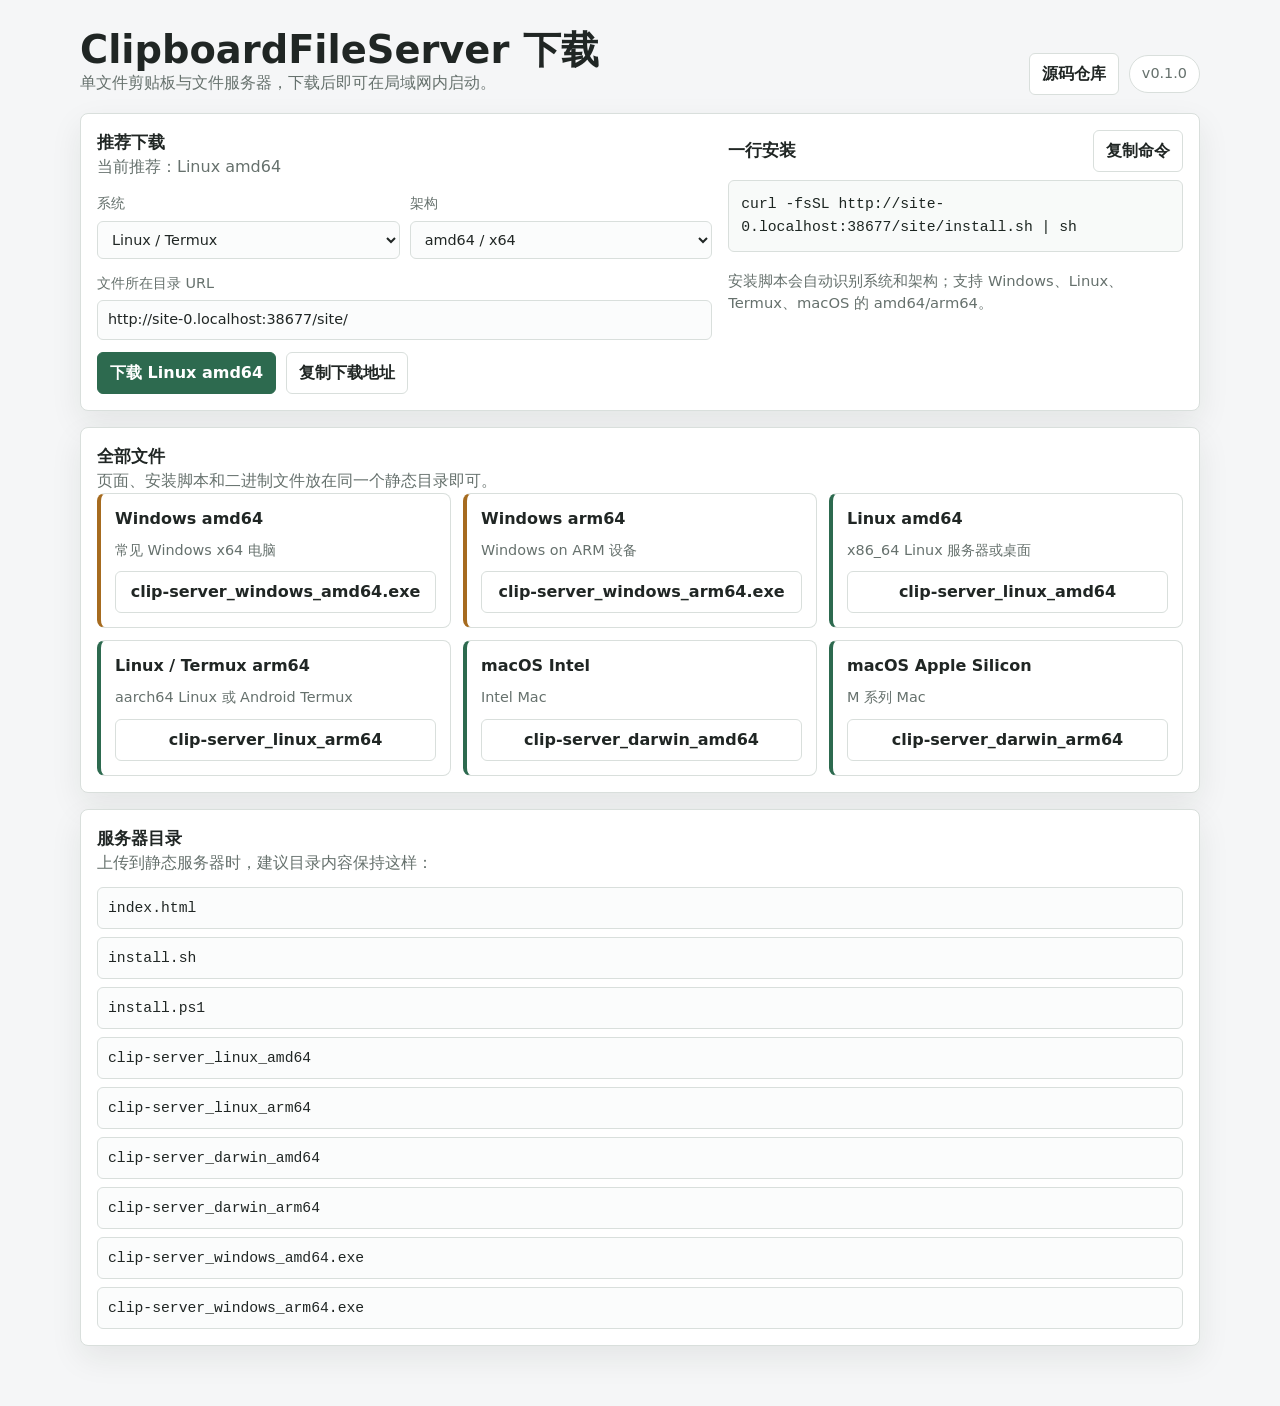
<file: site/index.html>
<!doctype html>
<html lang="zh-CN">
<head>
  <meta charset="utf-8">
  <meta name="viewport" content="width=device-width, initial-scale=1">
  <title>ClipboardFileServer 下载</title>
  <style>
    :root {
      color-scheme: light;
      --bg: #f5f6f7;
      --panel: #ffffff;
      --text: #202624;
      --muted: #66716d;
      --line: #d9dfdc;
      --accent: #2d6a4f;
      --accent-strong: #1f513c;
      --warn: #a66b1f;
      --danger: #b34332;
      --shadow: 0 12px 32px rgba(24, 32, 28, 0.08);
    }

    * {
      box-sizing: border-box;
    }

    html {
      min-height: 100%;
    }

    body {
      min-height: 100%;
      margin: 0;
      background: var(--bg);
      color: var(--text);
      font-family: Inter, ui-sans-serif, system-ui, -apple-system, BlinkMacSystemFont, "Segoe UI", sans-serif;
      font-size: 16px;
      line-height: 1.5;
    }

    a {
      color: inherit;
    }

    button,
    .button {
      min-height: 38px;
      border: 1px solid var(--line);
      border-radius: 6px;
      background: var(--panel);
      color: var(--text);
      cursor: pointer;
      display: inline-flex;
      align-items: center;
      justify-content: center;
      gap: 8px;
      padding: 8px 12px;
      font: inherit;
      font-weight: 650;
      text-decoration: none;
      white-space: nowrap;
    }

    button:hover,
    .button:hover {
      border-color: var(--accent);
      color: var(--accent-strong);
    }

    button.primary,
    .button.primary {
      border-color: var(--accent);
      background: var(--accent);
      color: #fff;
    }

    button.primary:hover,
    .button.primary:hover {
      background: var(--accent-strong);
      color: #fff;
    }

    button:focus-visible,
    .button:focus-visible,
    select:focus,
    input:focus {
      outline: 3px solid rgba(45, 106, 79, 0.22);
      outline-offset: 2px;
    }

    .shell {
      width: min(1120px, calc(100% - 32px));
      margin: 0 auto;
      padding: 28px 0 44px;
    }

    .topbar {
      display: flex;
      align-items: end;
      justify-content: space-between;
      gap: 18px;
      margin-bottom: 18px;
    }

    h1,
    h2,
    h3,
    p {
      margin: 0;
    }

    h1 {
      font-size: clamp(1.7rem, 3vw, 2.5rem);
      line-height: 1.12;
      font-weight: 780;
    }

    h2 {
      font-size: 1.05rem;
      font-weight: 760;
    }

    h3 {
      font-size: 1rem;
      line-height: 1.35;
      overflow-wrap: anywhere;
    }

    .muted {
      color: var(--muted);
    }

    .version {
      border: 1px solid var(--line);
      border-radius: 999px;
      background: var(--panel);
      padding: 7px 12px;
      font-size: 0.9rem;
      color: var(--muted);
      white-space: nowrap;
    }

    .top-links {
      display: flex;
      align-items: center;
      gap: 10px;
      flex-wrap: wrap;
      justify-content: flex-end;
    }

    .panel {
      border: 1px solid var(--line);
      border-radius: 8px;
      background: var(--panel);
      box-shadow: var(--shadow);
      padding: 16px;
      margin-bottom: 16px;
    }

    .download-panel {
      display: grid;
      grid-template-columns: minmax(0, 1.15fr) minmax(300px, 0.85fr);
      gap: 16px;
      align-items: start;
    }

    .selector-grid {
      display: grid;
      grid-template-columns: repeat(2, minmax(0, 1fr));
      gap: 10px;
      margin: 14px 0;
    }

    label {
      display: grid;
      gap: 6px;
      font-size: 0.9rem;
      color: var(--muted);
    }

    select,
    input {
      width: 100%;
      min-height: 38px;
      border: 1px solid var(--line);
      border-radius: 6px;
      background: #fbfcfc;
      color: var(--text);
      padding: 8px 10px;
      font: inherit;
    }

    .action-row {
      display: flex;
      flex-wrap: wrap;
      gap: 10px;
      margin-top: 12px;
    }

    .command-box {
      display: grid;
      gap: 8px;
    }

    .command-head {
      display: flex;
      align-items: center;
      justify-content: space-between;
      gap: 10px;
    }

    pre {
      margin: 0;
      max-height: 220px;
      overflow: auto;
      border: 1px solid var(--line);
      border-radius: 6px;
      background: #f8faf9;
      padding: 12px;
      color: #1c2521;
      font: 0.92rem/1.55 ui-monospace, SFMono-Regular, Consolas, "Liberation Mono", monospace;
      white-space: pre-wrap;
      overflow-wrap: anywhere;
    }

    .grid {
      display: grid;
      grid-template-columns: repeat(3, minmax(0, 1fr));
      gap: 12px;
    }

    .artifact {
      border: 1px solid var(--line);
      border-left: 4px solid var(--accent);
      border-radius: 8px;
      background: var(--panel);
      padding: 14px;
      display: grid;
      gap: 10px;
    }

    .artifact.windows {
      border-left-color: var(--warn);
    }

    .artifact .meta {
      font-size: 0.9rem;
      color: var(--muted);
    }

    .deploy-list {
      display: grid;
      gap: 8px;
      margin: 12px 0 0;
      padding: 0;
      list-style: none;
    }

    .deploy-list li {
      border: 1px solid var(--line);
      border-radius: 6px;
      background: #fbfcfc;
      padding: 9px 10px;
      font-family: ui-monospace, SFMono-Regular, Consolas, "Liberation Mono", monospace;
      font-size: 0.92rem;
      overflow-wrap: anywhere;
    }

    .support-text {
      margin-top: 10px;
      font-size: 0.92rem;
    }

    .toast {
      position: fixed;
      right: 18px;
      bottom: 18px;
      max-width: min(360px, calc(100vw - 36px));
      border: 1px solid var(--line);
      border-radius: 8px;
      background: #202624;
      color: #fff;
      padding: 10px 14px;
      box-shadow: var(--shadow);
      opacity: 0;
      transform: translateY(8px);
      pointer-events: none;
      transition: opacity 160ms ease, transform 160ms ease;
    }

    .toast.is-visible {
      opacity: 1;
      transform: translateY(0);
    }

    @media (max-width: 860px) {
      .download-panel,
      .grid {
        grid-template-columns: 1fr;
      }

      .topbar {
        align-items: start;
        flex-direction: column;
      }

      .top-links {
        justify-content: flex-start;
      }
    }

    @media (max-width: 560px) {
      .shell {
        width: min(100% - 20px, 1120px);
        padding-top: 16px;
      }

      .selector-grid,
      .action-row,
      .command-head {
        display: flex;
        flex-direction: column;
        align-items: stretch;
      }
    }
  </style>
</head>
<body>
  <main class="shell">
    <header class="topbar">
      <div>
        <h1>ClipboardFileServer 下载</h1>
        <p class="muted">单文件剪贴板与文件服务器，下载后即可在局域网内启动。</p>
      </div>
      <div class="top-links">
        <a class="button" href="https://github.com/guajun/ClipboardFileServer">源码仓库</a>
        <span class="version" id="versionBadge">v0.1.0</span>
      </div>
    </header>

    <section class="panel download-panel">
      <div>
        <h2>推荐下载</h2>
        <p class="muted" id="detectedText">正在识别当前系统</p>
        <div class="selector-grid">
          <label>
            系统
            <select id="platformSelect">
              <option value="windows">Windows</option>
              <option value="linux">Linux / Termux</option>
              <option value="darwin">macOS</option>
            </select>
          </label>
          <label>
            架构
            <select id="archSelect">
              <option value="amd64">amd64 / x64</option>
              <option value="arm64">arm64 / aarch64</option>
            </select>
          </label>
        </div>
        <label>
          文件所在目录 URL
          <input id="baseUrlInput" type="url" spellcheck="false">
        </label>
        <div class="action-row">
          <a class="button primary" id="downloadLink" href="#" download>下载二进制</a>
          <button type="button" id="copyBinaryUrlButton">复制下载地址</button>
        </div>
      </div>

      <div class="command-box">
        <div class="command-head">
          <h2>一行安装</h2>
          <button type="button" id="copyCommandButton">复制命令</button>
        </div>
        <pre id="installCommand"></pre>
        <p class="muted support-text">安装脚本会自动识别系统和架构；支持 Windows、Linux、Termux、macOS 的 amd64/arm64。</p>
      </div>
    </section>

    <section class="panel">
      <h2>全部文件</h2>
      <p class="muted">页面、安装脚本和二进制文件放在同一个静态目录即可。</p>
      <div class="grid" id="artifactGrid"></div>
    </section>

    <section class="panel">
      <h2>服务器目录</h2>
      <p class="muted">上传到静态服务器时，建议目录内容保持这样：</p>
      <ul class="deploy-list">
        <li>index.html</li>
        <li>install.sh</li>
        <li>install.ps1</li>
        <li>clip-server_linux_amd64</li>
        <li>clip-server_linux_arm64</li>
        <li>clip-server_darwin_amd64</li>
        <li>clip-server_darwin_arm64</li>
        <li>clip-server_windows_amd64.exe</li>
        <li>clip-server_windows_arm64.exe</li>
      </ul>
    </section>
  </main>

  <div id="toast" class="toast" role="status" aria-live="polite"></div>

  <script>
    const releaseVersion = '0.1.0';
    const hostedBaseUrl = 'https://guajun.github.io/ClipboardFileServer/';
    const artifacts = [
      { platform: 'windows', arch: 'amd64', file: 'clip-server_windows_amd64.exe', label: 'Windows amd64', note: '常见 Windows x64 电脑' },
      { platform: 'windows', arch: 'arm64', file: 'clip-server_windows_arm64.exe', label: 'Windows arm64', note: 'Windows on ARM 设备' },
      { platform: 'linux', arch: 'amd64', file: 'clip-server_linux_amd64', label: 'Linux amd64', note: 'x86_64 Linux 服务器或桌面' },
      { platform: 'linux', arch: 'arm64', file: 'clip-server_linux_arm64', label: 'Linux / Termux arm64', note: 'aarch64 Linux 或 Android Termux' },
      { platform: 'darwin', arch: 'amd64', file: 'clip-server_darwin_amd64', label: 'macOS Intel', note: 'Intel Mac' },
      { platform: 'darwin', arch: 'arm64', file: 'clip-server_darwin_arm64', label: 'macOS Apple Silicon', note: 'M 系列 Mac' },
    ];

    const elements = {
      versionBadge: document.querySelector('#versionBadge'),
      detectedText: document.querySelector('#detectedText'),
      platformSelect: document.querySelector('#platformSelect'),
      archSelect: document.querySelector('#archSelect'),
      baseUrlInput: document.querySelector('#baseUrlInput'),
      downloadLink: document.querySelector('#downloadLink'),
      copyBinaryUrlButton: document.querySelector('#copyBinaryUrlButton'),
      copyCommandButton: document.querySelector('#copyCommandButton'),
      installCommand: document.querySelector('#installCommand'),
      artifactGrid: document.querySelector('#artifactGrid'),
      toast: document.querySelector('#toast'),
    };

    let toastTimer = 0;

    init();

    async function init() {
      elements.versionBadge.textContent = formatVersionBadge(releaseVersion);
      elements.baseUrlInput.value = defaultBaseUrl();

      const detected = await detectRuntime();
      elements.platformSelect.value = detected.platform;
      elements.archSelect.value = detected.arch;
      elements.detectedText.textContent = `当前推荐：${labelFor(detected.platform, detected.arch)}`;

      elements.platformSelect.addEventListener('change', render);
      elements.archSelect.addEventListener('change', render);
      elements.baseUrlInput.addEventListener('input', render);
      elements.copyBinaryUrlButton.addEventListener('click', () => copyText(binaryUrl()));
      elements.copyCommandButton.addEventListener('click', () => copyText(elements.installCommand.textContent));

      renderArtifacts();
      render();
    }

    async function detectRuntime() {
      const platformText = `${navigator.userAgentData?.platform || ''} ${navigator.platform || ''} ${navigator.userAgent || ''}`.toLowerCase();
      let platform = 'linux';
      if (platformText.includes('win')) {
        platform = 'windows';
      } else if (platformText.includes('mac')) {
        platform = 'darwin';
      } else if (platformText.includes('android')) {
        platform = 'linux';
      }

      let arch = platformText.includes('arm') || platformText.includes('aarch64') ? 'arm64' : 'amd64';
      if (navigator.userAgentData?.getHighEntropyValues) {
        try {
          const values = await navigator.userAgentData.getHighEntropyValues(['architecture']);
          const architecture = String(values.architecture || '').toLowerCase();
          if (architecture.includes('arm')) {
            arch = 'arm64';
          } else if (architecture.includes('x86')) {
            arch = 'amd64';
          }
        } catch (_error) {
        }
      }
      return { platform, arch };
    }

    function defaultBaseUrl() {
      if (window.location.protocol === 'file:') {
        return hostedBaseUrl;
      }
      return new URL('.', window.location.href).href;
    }

    function formatVersionBadge(version) {
      if (/^v?\d+\.\d+\.\d+/.test(version)) {
        return version.startsWith('v') ? version : `v${version}`;
      }
      return version;
    }

    function render() {
      const selected = selectedArtifact();
      const url = binaryUrl();
      elements.downloadLink.href = url;
      elements.downloadLink.download = selected.file;
      elements.downloadLink.textContent = `下载 ${selected.label}`;
      elements.installCommand.textContent = installCommand(selected, url);
    }

    function renderArtifacts() {
      elements.artifactGrid.replaceChildren(...artifacts.map((artifact) => {
        const card = document.createElement('article');
        card.className = `artifact ${artifact.platform}`;

        const title = document.createElement('h3');
        title.textContent = artifact.label;
        const meta = document.createElement('p');
        meta.className = 'meta';
        meta.textContent = artifact.note;
        const link = document.createElement('a');
        link.className = 'button';
        link.href = joinUrl(baseUrl(), artifact.file);
        link.download = artifact.file;
        link.textContent = artifact.file;

        card.append(title, meta, link);
        return card;
      }));
    }

    function selectedArtifact() {
      const platform = elements.platformSelect.value;
      const arch = elements.archSelect.value;
      return artifacts.find((artifact) => artifact.platform === platform && artifact.arch === arch) || artifacts[0];
    }

    function binaryUrl() {
      return joinUrl(baseUrl(), selectedArtifact().file);
    }

    function baseUrl() {
      const value = elements.baseUrlInput.value.trim() || hostedBaseUrl;
      return value.endsWith('/') ? value : `${value}/`;
    }

    function joinUrl(root, file) {
      return new URL(file, root).href;
    }

    function installCommand(artifact, url) {
      const root = baseUrl();
      if (artifact.platform === 'windows') {
        return `& ([scriptblock]::Create((Invoke-RestMethod '${joinUrl(root, 'install.ps1')}')))`;
      }
      return `curl -fsSL ${joinUrl(root, 'install.sh')} | sh`;
    }

    function labelFor(platform, arch) {
      const artifact = artifacts.find((item) => item.platform === platform && item.arch === arch);
      return artifact ? artifact.label : 'Linux amd64';
    }

    async function copyText(text) {
      try {
        await navigator.clipboard.writeText(text);
        showToast('已复制');
      } catch (_error) {
        const textarea = document.createElement('textarea');
        textarea.value = text;
        textarea.style.position = 'fixed';
        textarea.style.opacity = '0';
        document.body.append(textarea);
        textarea.select();
        document.execCommand('copy');
        textarea.remove();
        showToast('已复制');
      }
    }

    function showToast(message) {
      elements.toast.textContent = message;
      elements.toast.classList.add('is-visible');
      window.clearTimeout(toastTimer);
      toastTimer = window.setTimeout(() => elements.toast.classList.remove('is-visible'), 2200);
    }
  </script>
</body>
</html>
</file>
